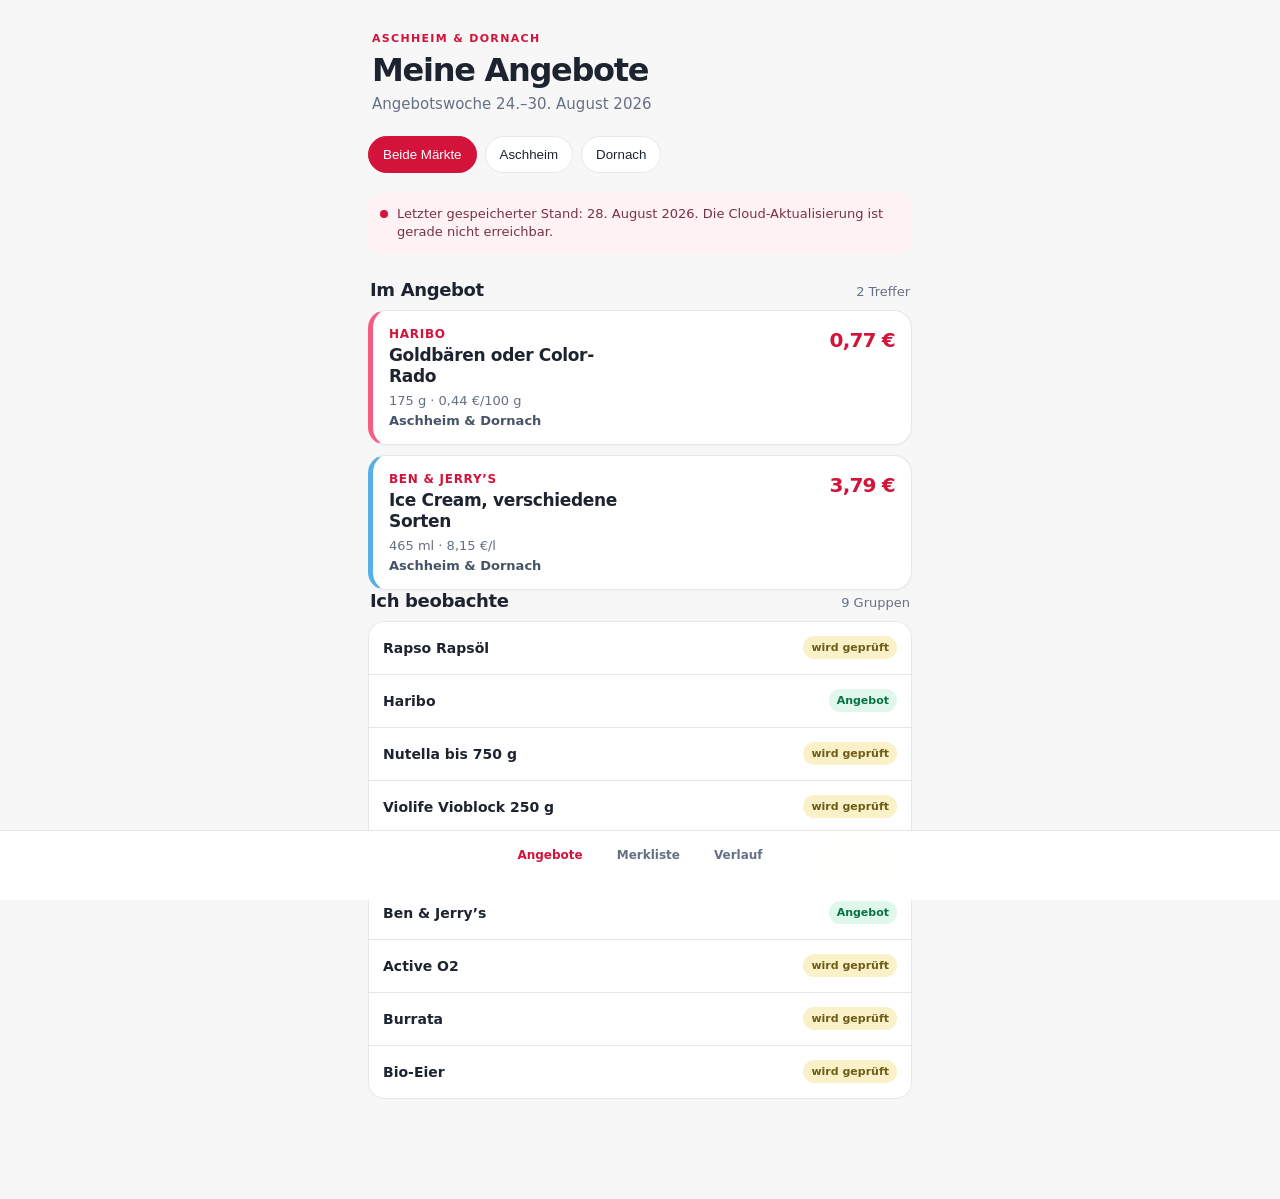
<file: index.html>
<!doctype html>
<html lang="de">
  <head>
    <meta charset="utf-8">
    <meta name="viewport" content="width=device-width, initial-scale=1, viewport-fit=cover">
    <meta name="theme-color" content="#d3133a">
    <meta name="description" content="Lokale Supermarkt-Angebote für Aschheim und Dornach.">
    <link rel="manifest" href="manifest.webmanifest">
    <link rel="stylesheet" href="styles.css">
    <title>Meine Angebote</title>
  </head>
  <body>
    <main class="app-shell">
      <header class="hero">
        <p class="eyebrow">ASCHHEIM &amp; DORNACH</p>
        <h1>Meine Angebote</h1>
        <p id="week-label" class="week-label"></p>
        <button id="install-button" class="install-button" hidden>App installieren</button>
      </header>
      <section class="market-picker" aria-label="Markt auswählen">
        <button class="market active" data-store="all">Beide Märkte</button>
        <button class="market" data-store="562345">Aschheim</button>
        <button class="market" data-store="440674">Dornach</button>
      </section>
      <section class="notice" aria-live="polite"><span class="notice-dot"></span><span id="status-copy"></span></section>
      <section aria-labelledby="hits-heading">
        <div class="section-heading"><h2 id="hits-heading">Im Angebot</h2><span id="hit-count" class="count"></span></div>
        <div id="offers" class="offer-list"></div>
      </section>
      <section aria-labelledby="watch-heading">
        <div class="section-heading"><h2 id="watch-heading">Ich beobachte</h2><span class="count">9 Gruppen</span></div>
        <div id="watchlist" class="watch-list"></div>
      </section>
    </main>
    <nav class="bottom-nav" aria-label="Hauptnavigation"><a class="nav-item selected" href="#">Angebote</a><a class="nav-item" href="#watch-heading">Merkliste</a><a class="nav-item" href="#">Verlauf</a></nav>
    <script src="data.js"></script><script src="app.js?v=2"></script>
  </body>
</html>
</file>
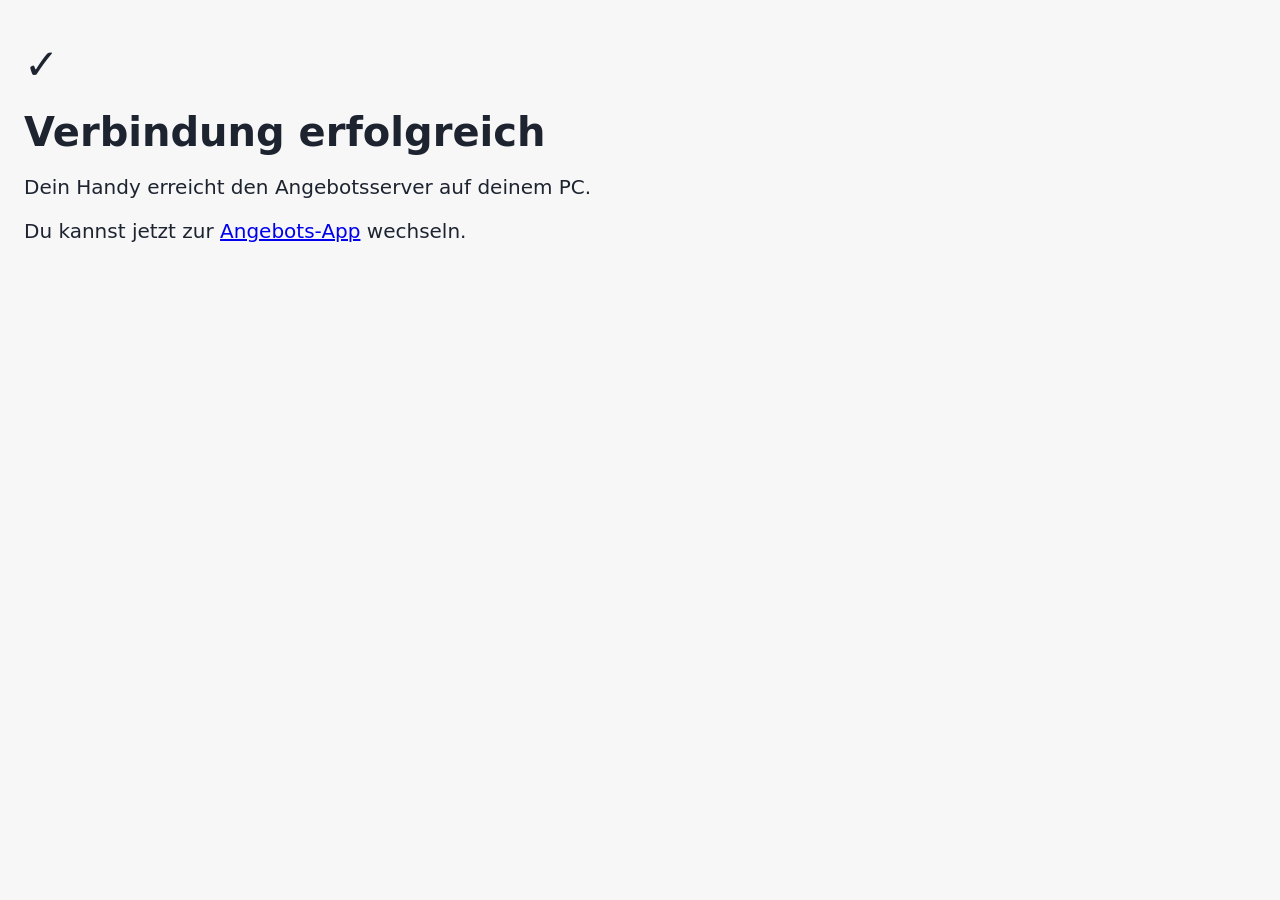
<file: handy-test.html>
<!doctype html>
<meta charset="utf-8">
<meta name="viewport" content="width=device-width, initial-scale=1">
<title>Verbindung erfolgreich</title>
<body style="margin:0;padding:40px 24px;background:#f7f7f8;color:#1d2430;font:20px system-ui,-apple-system,sans-serif">
  <p style="font-size:42px;margin:0 0 20px">✓</p>
  <h1 style="margin:0 0 12px">Verbindung erfolgreich</h1>
  <p>Dein Handy erreicht den Angebotsserver auf deinem PC.</p>
  <p>Du kannst jetzt zur <a href="index.html?neu=1">Angebots-App</a> wechseln.</p>
</body>
</file>
<file: styles.css>
:root { --red:#d3133a; --ink:#1d2430; --muted:#667085; --canvas:#f7f7f8; --card:#fff; --line:#e6e7eb; }
* { box-sizing:border-box; }
html { background:var(--canvas); scroll-behavior:smooth; }
body { margin:0; color:var(--ink); background:var(--canvas); font-family:Inter,ui-sans-serif,system-ui,-apple-system,BlinkMacSystemFont,"Segoe UI",sans-serif; }
.app-shell { max-width:600px; min-height:100vh; margin:auto; padding:calc(26px + env(safe-area-inset-top)) 18px calc(100px + env(safe-area-inset-bottom)); }
.hero { padding:6px 4px 21px; }
.eyebrow { margin:0 0 6px; font-size:11px; font-weight:800; letter-spacing:.12em; color:var(--red); }
h1 { margin:0; font-size:32px; letter-spacing:-.04em; }
.week-label { margin:6px 0 0; color:var(--muted); font-size:15px; }
.install-button { margin-top:14px; padding:10px 14px; border:0; border-radius:999px; background:var(--red); color:#fff; font:700 14px inherit; }
.market-picker { display:flex; gap:8px; overflow:auto; margin:0 -2px 18px; padding:2px; }
.market { border:1px solid var(--line); border-radius:999px; padding:10px 14px; background:#fff; color:var(--ink); font:600 14px inherit; white-space:nowrap; }
.market.active { color:#fff; border-color:var(--red); background:var(--red); }
.notice { display:flex; align-items:flex-start; gap:9px; margin:0 0 26px; padding:12px; border-radius:12px; background:#fff2f4; color:#783245; font-size:13px; line-height:1.4; }
.notice-dot { flex:0 0 8px; width:8px; height:8px; margin-top:5px; border-radius:50%; background:var(--red); }
.section-heading { display:flex; align-items:baseline; justify-content:space-between; margin:0 2px 10px; }
h2 { margin:0; font-size:18px; letter-spacing:-.02em; }
.count { color:var(--muted); font-size:13px; }
.offer-list { display:grid; gap:10px; }
.offer-card { display:flex; justify-content:space-between; gap:10px; min-height:122px; padding:16px; overflow:hidden; border:1px solid var(--line); border-radius:18px; background:var(--card); box-shadow:0 1px 2px rgba(16,24,40,.04); }
.offer-card.sweet { border-left:5px solid #f55e81; }
.offer-card.ice { border-left:5px solid #58aee8; }
.group { margin:0 0 4px; color:var(--red); font-size:12px; font-weight:800; text-transform:uppercase; letter-spacing:.06em; }
.offer-card h3 { max-width:245px; margin:0; font-size:17px; line-height:1.2; letter-spacing:-.02em; }
.detail,.market-name { margin:7px 0 0; color:var(--muted); font-size:13px; }
.market-name { margin-top:5px; font-weight:600; color:#475467; }
.price { align-self:flex-start; margin:1px 0 0; color:var(--red); font-size:20px; font-weight:800; letter-spacing:-.04em; white-space:nowrap; }
.watch-list { display:grid; gap:1px; overflow:hidden; margin-top:0; border:1px solid var(--line); border-radius:16px; background:var(--line); }
.watch-item { display:flex; align-items:center; justify-content:space-between; gap:10px; min-height:52px; padding:12px 14px; background:#fff; font-size:14px; font-weight:600; }
.pill { padding:5px 8px; border-radius:999px; font-size:11px; white-space:nowrap; }
.pill.found { color:#087443; background:#dff8eb; }
.pill.open { color:#6d5c18; background:#fbf1c9; }
.empty { padding:15px; border-radius:14px; background:#fff; color:var(--muted); font-size:14px; }
.bottom-nav { position:fixed; right:0; bottom:0; left:0; display:flex; justify-content:center; gap:34px; height:70px; padding-bottom:env(safe-area-inset-bottom); border-top:1px solid var(--line); background:rgba(255,255,255,.96); backdrop-filter:blur(16px); }
.nav-item { padding-top:17px; color:var(--muted); text-decoration:none; font-size:12px; font-weight:700; }
.nav-item.selected { color:var(--red); }
@media (min-width:640px) { .app-shell { padding-right:28px; padding-left:28px; } }
</file>
